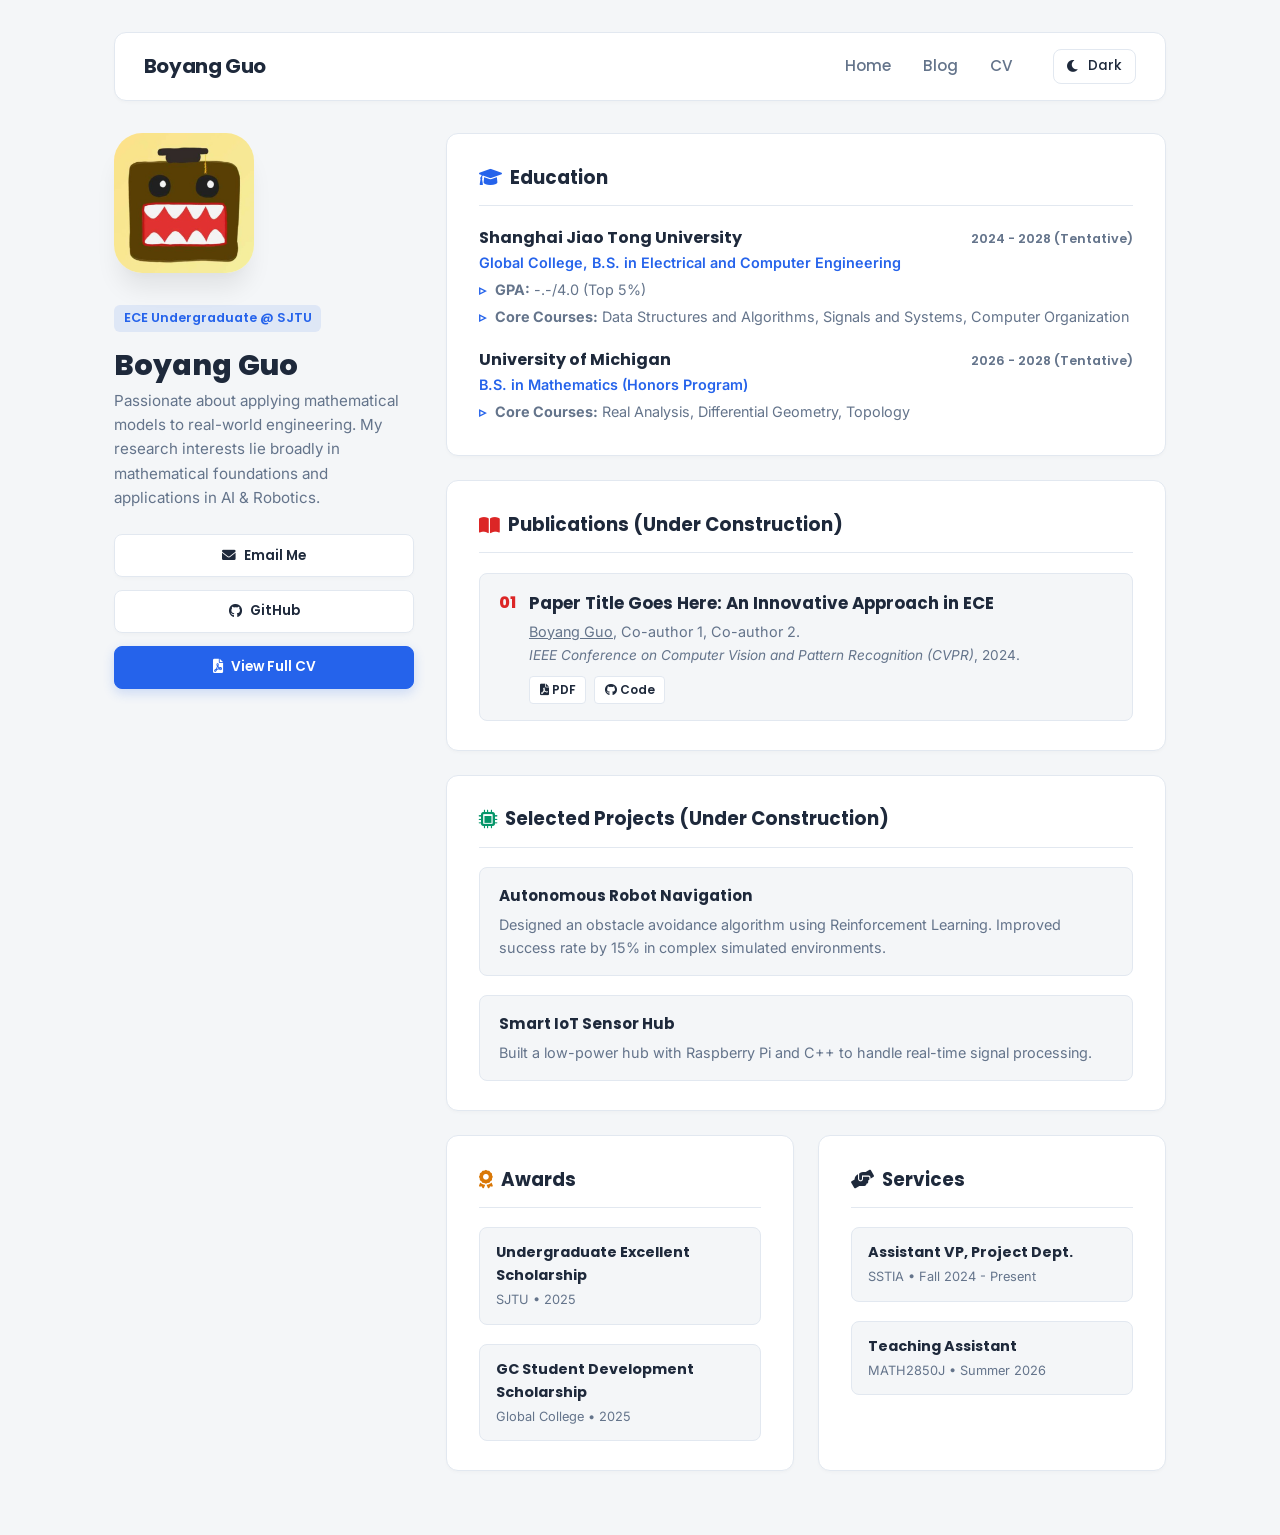
<file: index.html>
<!DOCTYPE html>
<html lang="en" data-theme="light">
<head>
    <meta charset="UTF-8">
    <meta name="viewport" content="width=device-width, initial-scale=1.0">
    <title>Boyang Guo - Portfolio</title>
    <link rel="stylesheet" href="style.css">
    <link rel="stylesheet" href="https://cdnjs.cloudflare.com/ajax/libs/font-awesome/6.0.0/css/all.min.css">
</head>
<body>

<div class="container">
    
    <!-- 加宽间距的导航栏 -->
    <nav>
        <div class="nav-brand">Boyang Guo</div>
        <div class="nav-right">
            <div class="nav-links">
                <a href="index.html">Home</a>
                <a href="blog.html">Blog</a>
                <a href="cv.pdf" target="_blank">CV</a>
            </div>
            <button class="theme-toggle-btn" id="theme-toggle">
                <i class="fas fa-moon"></i> <span>Dark</span>
            </button>
        </div>
    </nav>

    <!-- 核心布局：双列网格 -->
    <div class="main-layout">
        
        <!-- 左侧边栏：头像与个人信息 -->
        <aside class="sidebar">
            <img src="profile.jpg" alt="Profile" class="profile-pic">
            <div class="profile-info">
                <span class="tag">ECE Undergraduate @ SJTU</span>
                <h1>Boyang Guo</h1>
                <p class="profile-bio">
                    Passionate about applying mathematical models to real-world engineering. My research interests lie broadly in mathematical foundations and applications in AI & Robotics.
                </p>
                <div class="btn-group">
                    <a href="mailto:tonydomo@sjtu.edu.cn" class="btn btn-outline"><i class="fas fa-envelope"></i> Email Me</a>
                    <a href="https://github.com/Guo-Boyang" class="btn btn-outline"><i class="fab fa-github"></i> GitHub</a>
                    <a href="cv.pdf" target="_blank" class="btn btn-primary"><i class="fas fa-file-pdf"></i> View Full CV</a>
                </div>
            </div>
        </aside>

        <!-- 右侧内容区：高密度数据流 -->
        <main class="content">
            
            <!-- 教育背景 -->
            <section class="premium-card">
                <h2 class="color-edu"><i class="fas fa-graduation-cap"></i> Education</h2>
                <div class="list-item">
                    <div class="list-header">
                        <span class="list-title">Shanghai Jiao Tong University</span>
                        <span class="list-meta">2024 - 2028 (Tentative)</span>
                    </div>
                    <div class="list-subtitle">Global College, B.S. in Electrical and Computer Engineering</div>
                    <ul class="bullet-list">
                        <li><strong>GPA:</strong> -.-/4.0 (Top 5%)</li>
                        <li><strong>Core Courses:</strong> Data Structures and Algorithms, Signals and Systems, Computer Organization</li>
                    </ul>
                </div>
                <div class="list-item">
                    <div class="list-header">
                        <span class="list-title">University of Michigan</span>
                        <span class="list-meta">2026 - 2028 (Tentative)</span>
                    </div>
                    <div class="list-subtitle">B.S. in Mathematics (Honors Program)</div>
                    <ul class="bullet-list">
                        <!-- <li><strong>GPA:</strong> -.-/4.0</li> -->
                        <li><strong>Core Courses:</strong> Real Analysis, Differential Geometry, Topology</li>
                    </ul>
                </div>
            </section>

            <!-- 学术发表 -->
            <section class="premium-card">
                <h2 class="color-pub"><i class="fas fa-book-open"></i> Publications (Under Construction)</h2>
                <div class="inner-card pub-row">
                    <div class="pub-number">01</div>
                    <div>
                        <strong style="font-size: 1.05rem; font-family: 'Poppins', sans-serif;">Paper Title Goes Here: An Innovative Approach in ECE</strong><br>
                        <span style="color: var(--text-muted); font-size: 0.9rem; display: inline-block; margin-top: 0.2rem;"><u>Boyang Guo</u>, Co-author 1, Co-author 2.</span><br>
                        <span style="font-size: 0.85rem; color: var(--text-muted); display: inline-block; margin-top: 0.1rem;"><em>IEEE Conference on Computer Vision and Pattern Recognition (CVPR)</em>, 2024.</span>
                        <div class="pub-links">
                            <a href="#"><i class="fas fa-file-pdf"></i> PDF</a>
                            <a href="#"><i class="fab fa-github"></i> Code</a>
                        </div>
                    </div>
                </div>
            </section>

            <!-- 项目经历 -->
            <section class="premium-card">
                <h2 class="color-proj"><i class="fas fa-microchip"></i> Selected Projects (Under Construction)</h2>
                <div class="inner-card list-item">
                    <div class="list-title" style="font-size: 0.95rem;">Autonomous Robot Navigation</div>
                    <p style="color: var(--text-muted); font-size: 0.9rem; margin-top: 0.3rem;">
                        Designed an obstacle avoidance algorithm using Reinforcement Learning. Improved success rate by 15% in complex simulated environments.
                    </p>
                </div>
                <div class="inner-card list-item" style="margin-bottom: 0;">
                    <div class="list-title" style="font-size: 0.95rem;">Smart IoT Sensor Hub</div>
                    <p style="color: var(--text-muted); font-size: 0.9rem; margin-top: 0.3rem;">
                        Built a low-power hub with Raspberry Pi and C++ to handle real-time signal processing.
                    </p>
                </div>
            </section>

            <!-- 荣誉与活动 (内部再分为双列，极大化空间利用) -->
            <div style="display: grid; grid-template-columns: repeat(auto-fit, minmax(280px, 1fr)); gap: 1.5rem;">
                <section class="premium-card" style="margin-bottom: 0;">
                    <h2 class="color-award"><i class="fas fa-award"></i> Awards</h2>
                    <div class="inner-card list-item" style="padding: 0.8rem 1rem;">
                        <div class="list-title" style="font-size: 0.9rem;">Undergraduate Excellent Scholarship</div>
                        <div style="color: var(--text-muted); font-size: 0.8rem; margin-top: 0.2rem;">SJTU • 2025</div>
                    </div>
                    <div class="inner-card list-item" style="padding: 0.8rem 1rem; margin-bottom: 0;">
                        <div class="list-title" style="font-size: 0.9rem;">GC Student Development Scholarship</div>
                        <div style="color: var(--text-muted); font-size: 0.8rem; margin-top: 0.2rem;">Global College • 2025</div>
                    </div>
                </section>

                <section class="premium-card" style="margin-bottom: 0;">
                    <h2 class="color-primary"><i class="fas fa-hands-helping"></i> Services</h2>
                    <div class="inner-card list-item" style="padding: 0.8rem 1rem;">
                        <div class="list-title" style="font-size: 0.9rem;">Assistant VP, Project Dept.</div>
                        <div style="color: var(--text-muted); font-size: 0.8rem; margin-top: 0.2rem;">SSTIA • Fall 2024 - Present</div>
                    </div>
                    <div class="inner-card list-item" style="padding: 0.8rem 1rem; margin-bottom: 0;">
                        <div class="list-title" style="font-size: 0.9rem;">Teaching Assistant</div>
                        <div style="color: var(--text-muted); font-size: 0.8rem; margin-top: 0.2rem;">MATH2850J • Summer 2026</div>
                    </div>
                </section>
            </div>

        </main>
    </div>

</div>

<!-- 一键明暗切换核心代码 -->
<script>
    const themeToggleBtn = document.getElementById('theme-toggle');
    const htmlElement = document.documentElement;
    const currentTheme = localStorage.getItem('theme') || 'light';
    
    htmlElement.setAttribute('data-theme', currentTheme);
    updateToggleBtn(currentTheme);

    themeToggleBtn.addEventListener('click', () => {
        let theme = htmlElement.getAttribute('data-theme');
        let newTheme = theme === 'light' ? 'dark' : 'light';
        htmlElement.setAttribute('data-theme', newTheme);
        localStorage.setItem('theme', newTheme);
        updateToggleBtn(newTheme);
    });

    function updateToggleBtn(theme) {
        if (theme === 'dark') {
            themeToggleBtn.innerHTML = '<i class="fas fa-sun"></i> <span>Light</span>';
        } else {
            themeToggleBtn.innerHTML = '<i class="fas fa-moon"></i> <span>Dark</span>';
        }
    }
</script>
</body>
</html>
</file>
<file: style.css>
/* style.css */
@import url('https://fonts.googleapis.com/css2?family=Inter:wght@400;500;600&family=Poppins:wght@500;600;700;800&display=swap');

:root {
    /* 浅色主题 */
    --bg-body: #F4F6F8;
    --bg-card: #FFFFFF;
    --text-main: #1E293B;
    --text-muted: #64748B;
    --border-color: #E2E8F0;
    
    --color-primary: #2563EB;
    --color-success: #059669;
    --color-warning: #D97706;
    --color-danger:  #DC2626;
    
    /* 更加细腻立体的现代阴影系统 */
    --shadow-sm: 0 2px 4px -1px rgba(0, 0, 0, 0.03);
    --shadow-md: 0 10px 30px -5px rgba(0, 0, 0, 0.05);
    --shadow-lg: 0 20px 25px -5px rgba(0, 0, 0, 0.08), 0 10px 10px -5px rgba(0, 0, 0, 0.02);
}

[data-theme="dark"] {
    /* 深色主题 */
    --bg-body: #090E17;
    --bg-card: #151D2C;
    --text-main: #F8FAFC;
    --text-muted: #94A3B8;
    --border-color: #2A3649;
    
    --color-primary: #3B82F6;
    --color-success: #10B981;
    --color-warning: #F59E0B;
    --color-danger:  #EF4444;
    
    --shadow-sm: 0 2px 4px -1px rgba(0, 0, 0, 0.4);
    --shadow-md: 0 10px 30px -5px rgba(0, 0, 0, 0.5);
    --shadow-lg: 0 20px 25px -5px rgba(0, 0, 0, 0.6), 0 10px 10px -5px rgba(0, 0, 0, 0.4);
}

* {
    margin: 0;
    padding: 0;
    box-sizing: border-box;
}

body {
    font-family: 'Inter', sans-serif;
    color: var(--text-main);
    background-color: var(--bg-body);
    line-height: 1.6;
    font-size: 14.5px; /* 字体微缩，提升信息密度 */
    -webkit-font-smoothing: antialiased;
    transition: background-color 0.4s ease, color 0.4s ease;
}

/* 加宽容器以支持双列布局 */
.container {
    max-width: 1100px;
    margin: 0 auto;
    padding: 2rem 1.5rem 4rem 1.5rem;
}

/* 导航栏：加宽文字间距 */
nav {
    display: flex;
    justify-content: space-between;
    align-items: center;
    padding: 1rem 1.8rem;
    margin-bottom: 2rem;
    background: var(--bg-card);
    border-radius: 12px;
    box-shadow: var(--shadow-sm);
    border: 1px solid var(--border-color);
}

.nav-brand {
    font-family: 'Poppins', sans-serif;
    font-weight: 700;
    font-size: 1.25rem;
    color: var(--text-main);
    letter-spacing: -0.02em;
}

.nav-right {
    display: flex;
    align-items: center;
    gap: 2.5rem; /* 增加导航栏各模块的间距 */
}

.nav-links {
    display: flex;
    gap: 2rem; /* 显著增加导航文字之间的间距 */
}

.nav-links a {
    text-decoration: none;
    color: var(--text-muted);
    font-weight: 500;
    font-family: 'Poppins', sans-serif;
    font-size: 0.95rem;
    transition: color 0.2s;
}

.nav-links a:hover { color: var(--color-primary); }

.theme-toggle-btn {
    background: transparent;
    border: 1px solid var(--border-color);
    color: var(--text-main);
    padding: 0.4rem 0.8rem;
    border-radius: 8px;
    cursor: pointer;
    font-size: 0.85rem;
    display: flex;
    align-items: center;
    gap: 0.5rem;
    font-family: 'Poppins', sans-serif;
    font-weight: 500;
    transition: all 0.2s ease;
}
.theme-toggle-btn:hover {
    border-color: var(--color-primary);
    color: var(--color-primary);
}

/* === 核心：非对称双列网格布局 === */
.main-layout {
    display: grid;
    grid-template-columns: 300px 1fr;
    gap: 2rem;
    align-items: start;
}

/* 左侧栏：支持吸顶效果 */
.sidebar {
    position: sticky;
    top: 2rem;
    display: flex;
    flex-direction: column;
    gap: 1.5rem;
}

/* 高级感头像：去除边框，加入弥散阴影与微圆角 */
.profile-pic {
    width: 140px;
    height: 140px;
    object-fit: cover;
    border-radius: 28px; /* 更加高级的 Squircle (超椭圆) 质感 */
    box-shadow: var(--shadow-lg); /* 强烈的弥散立体阴影 */
    border: none; 
    margin-bottom: 0.5rem;
    transition: transform 0.3s ease;
}
.profile-pic:hover {
    transform: translateY(-3px);
}

.profile-info h1 {
    font-family: 'Poppins', sans-serif;
    font-size: 1.8rem;
    font-weight: 800;
    color: var(--text-main);
    line-height: 1.2;
    margin-bottom: 0.4rem;
}

.tag {
    display: inline-block;
    background: rgba(37, 99, 235, 0.1);
    color: var(--color-primary);
    padding: 0.2rem 0.6rem;
    border-radius: 6px;
    font-family: 'Poppins', sans-serif;
    font-size: 0.8rem;
    font-weight: 600;
    margin-bottom: 1rem;
}

.profile-bio {
    color: var(--text-muted);
    font-size: 0.95rem;
    line-height: 1.6;
    margin-bottom: 1.5rem;
}

/* 按钮纵向排列，更紧凑的高级感 */
.btn-group {
    display: flex;
    flex-direction: column;
    gap: 0.8rem;
}

.btn {
    display: flex;
    align-items: center;
    justify-content: center;
    gap: 0.5rem;
    text-decoration: none;
    font-family: 'Poppins', sans-serif;
    font-size: 0.85rem;
    font-weight: 600;
    padding: 0.6rem;
    border-radius: 8px;
    transition: all 0.2s ease;
    width: 100%;
}

.btn-outline {
    background: var(--bg-card);
    color: var(--text-main);
    border: 1px solid var(--border-color);
    box-shadow: var(--shadow-sm);
}
.btn-outline:hover {
    border-color: var(--color-primary);
    color: var(--color-primary);
}

.btn-primary {
    background: var(--color-primary);
    color: #FFFFFF !important;
    border: 1px solid var(--color-primary);
    box-shadow: 0 4px 12px rgba(37, 99, 235, 0.2);
}
.btn-primary:hover {
    opacity: 0.9;
    transform: translateY(-1px);
}

/* 卡片密度提升：缩小无用内边距 */
.premium-card {
    background: var(--bg-card);
    border-radius: 12px;
    padding: 1.8rem 2rem;
    margin-bottom: 1.5rem;
    box-shadow: var(--shadow-sm);
    border: 1px solid var(--border-color);
    transition: transform 0.3s ease, box-shadow 0.3s ease;
}
.premium-card:hover {
    box-shadow: var(--shadow-md);
}

.premium-card h2 {
    font-family: 'Poppins', sans-serif;
    font-size: 1.15rem;
    font-weight: 700;
    margin-bottom: 1.2rem;
    display: flex;
    align-items: center;
    gap: 0.5rem;
    border-bottom: 1px solid var(--border-color);
    padding-bottom: 0.8rem;
}

.color-edu i { color: var(--color-primary); }
.color-pub i { color: var(--color-danger); }
.color-proj i { color: var(--color-success); }
.color-award i { color: var(--color-warning); }

/* 高密度列表排版 */
.list-item {
    margin-bottom: 1.2rem;
}
.list-item:last-child { margin-bottom: 0; }

.list-header {
    display: flex;
    justify-content: space-between;
    align-items: baseline;
}

.list-title {
    font-family: 'Poppins', sans-serif;
    font-weight: 700;
    font-size: 1rem;
    color: var(--text-main);
}

.list-meta {
    font-family: 'Poppins', sans-serif;
    color: var(--text-muted);
    font-size: 0.8rem;
    font-weight: 600;
}

.list-subtitle {
    color: var(--color-primary);
    font-size: 0.9rem;
    font-weight: 600;
    margin-bottom: 0.3rem;
}

ul.bullet-list {
    list-style-type: none;
}
ul.bullet-list li {
    color: var(--text-muted);
    font-size: 0.9rem;
    position: relative;
    padding-left: 1rem;
    margin-bottom: 0.2rem;
}
ul.bullet-list li::before {
    content: "▹";
    position: absolute;
    left: 0;
    color: var(--color-primary);
    font-weight: bold;
}

/* 微交互卡片压缩空间 */
.inner-card {
    background: var(--bg-body);
    border-radius: 8px;
    padding: 1rem 1.2rem;
    border: 1px solid var(--border-color);
    transition: border-color 0.2s;
}
.inner-card:hover { border-color: var(--color-primary); }

.pub-row { display: flex; gap: 0.8rem; }
.pub-number { 
    font-family: 'Poppins', sans-serif;
    font-weight: 800; 
    color: var(--color-danger); 
    font-size: 1rem;
}
.pub-links { margin-top: 0.6rem; display: flex; gap: 0.5rem; }
.pub-links a {
    text-decoration: none;
    font-family: 'Poppins', sans-serif;
    font-size: 0.75rem;
    font-weight: 600;
    padding: 0.2rem 0.6rem;
    border-radius: 4px;
    background: var(--bg-card);
    color: var(--text-main);
    border: 1px solid var(--border-color);
    transition: all 0.2s;
}
.pub-links a:hover {
    background: var(--text-main);
    color: var(--bg-card);
}

/* 博客页面的高密度卡片 */
.blog-post {
    display: flex;
    justify-content: space-between;
    align-items: center;
    background: var(--bg-card);
    padding: 1.2rem 1.5rem;
    border-radius: 10px;
    margin-bottom: 1rem;
    border: 1px solid var(--border-color);
    text-decoration: none;
    color: inherit;
    box-shadow: var(--shadow-sm);
    transition: all 0.3s ease;
}
.blog-post:hover {
    transform: translateX(4px);
    border-color: var(--color-primary);
}

.blog-post-title {
    font-family: 'Poppins', sans-serif;
    font-weight: 700;
    font-size: 1.05rem;
    color: var(--text-main);
    margin-bottom: 0.3rem;
}
.blog-post-tag {
    font-family: 'Poppins', sans-serif;
    font-size: 0.7rem;
    font-weight: 600;
    color: var(--color-primary);
    background: rgba(37, 99, 235, 0.1);
    padding: 0.15rem 0.5rem;
    border-radius: 4px;
    margin-right: 0.5rem;
}
.blog-post-desc { color: var(--text-muted); font-size: 0.9rem; }
.blog-post-date { 
    font-family: 'Poppins', sans-serif;
    color: var(--text-muted); 
    font-size: 0.85rem; 
    font-weight: 500;
    text-align: right;
    min-width: 110px;
}

/* 响应式：屏幕较小时回退为单列 */
@media (max-width: 850px) {
    .main-layout { grid-template-columns: 1fr; gap: 1rem; }
    .sidebar { position: static; display: flex; flex-direction: row; flex-wrap: wrap; align-items: center; gap: 1.5rem; }
    .profile-info { flex: 1; min-width: 250px; }
    .btn-group { flex-direction: row; flex-wrap: wrap; width: 100%; }
    .btn { width: auto; flex: 1; }
    .nav-links { gap: 1rem; }
    .nav-right { gap: 1.5rem; }
}
@media (max-width: 600px) {
    .sidebar { flex-direction: column; text-align: center; }
    .nav-right { flex-direction: column; gap: 1rem; }
}
</file>
